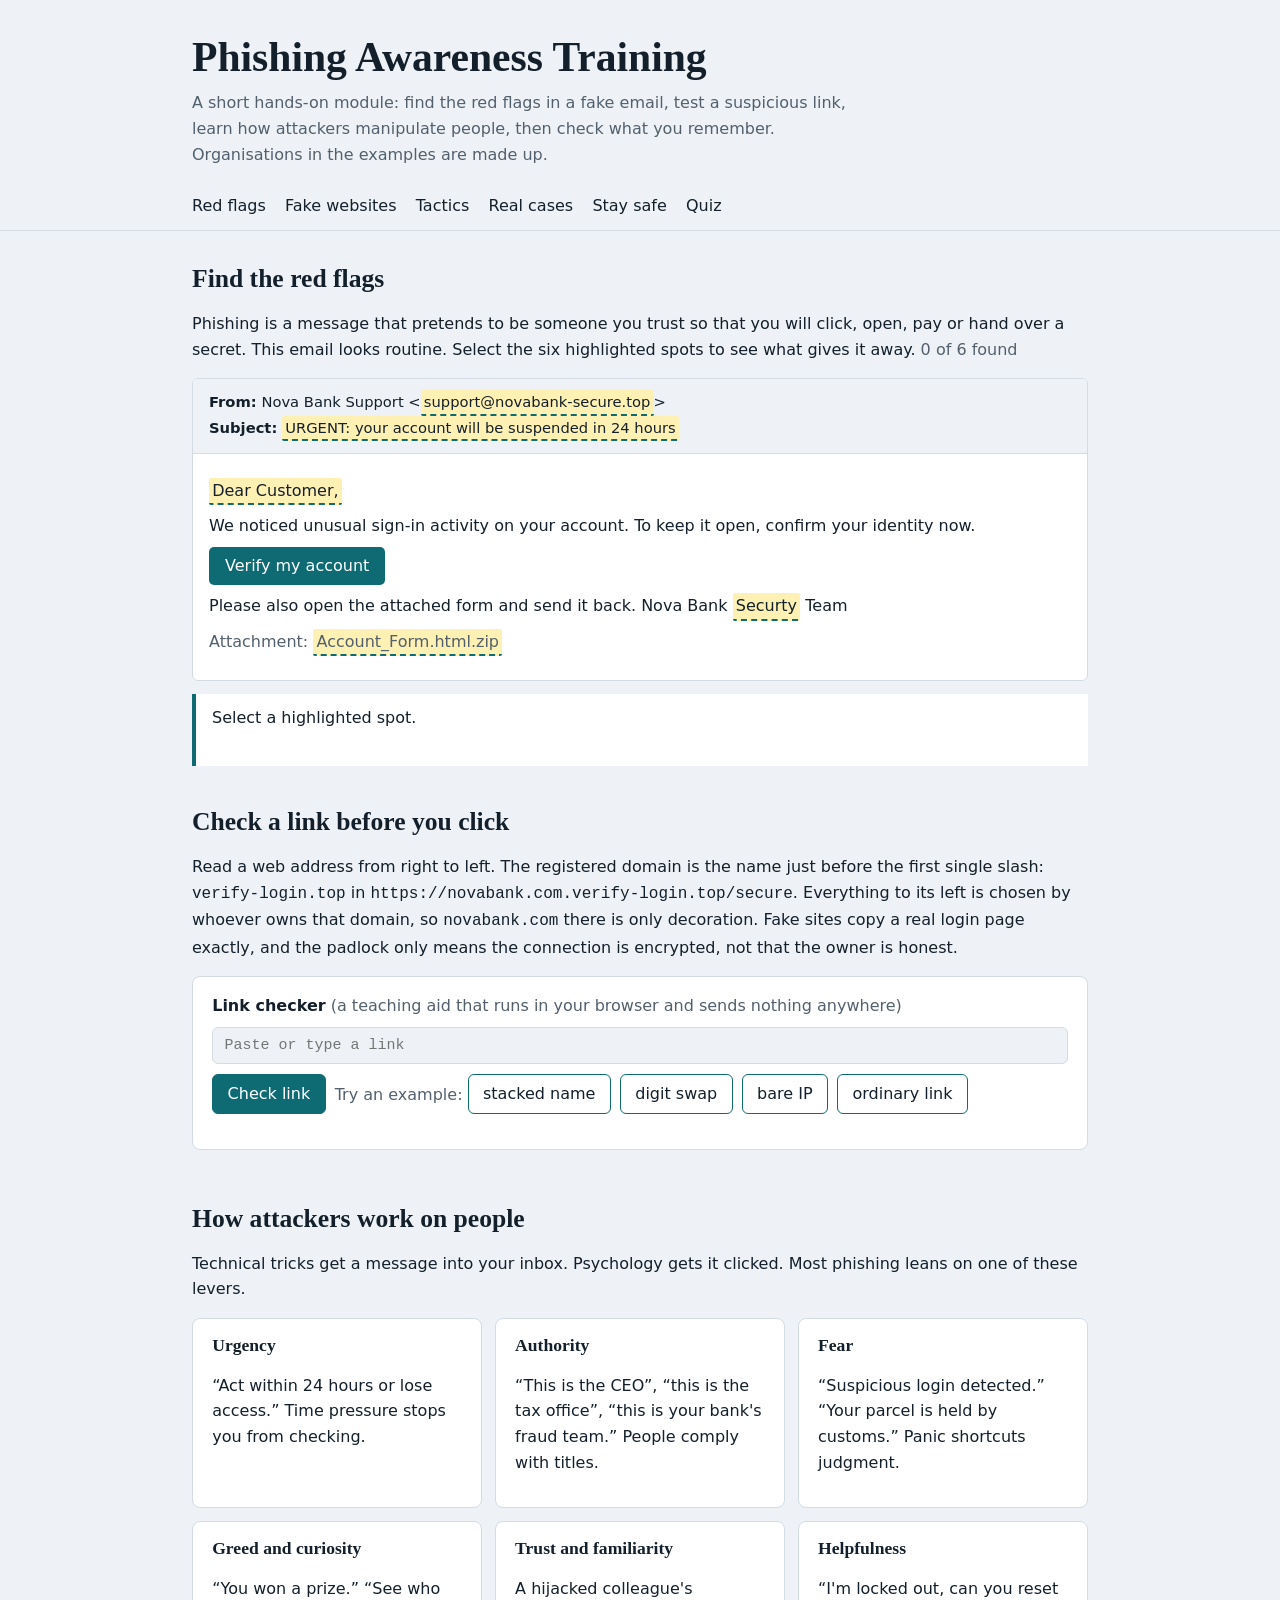
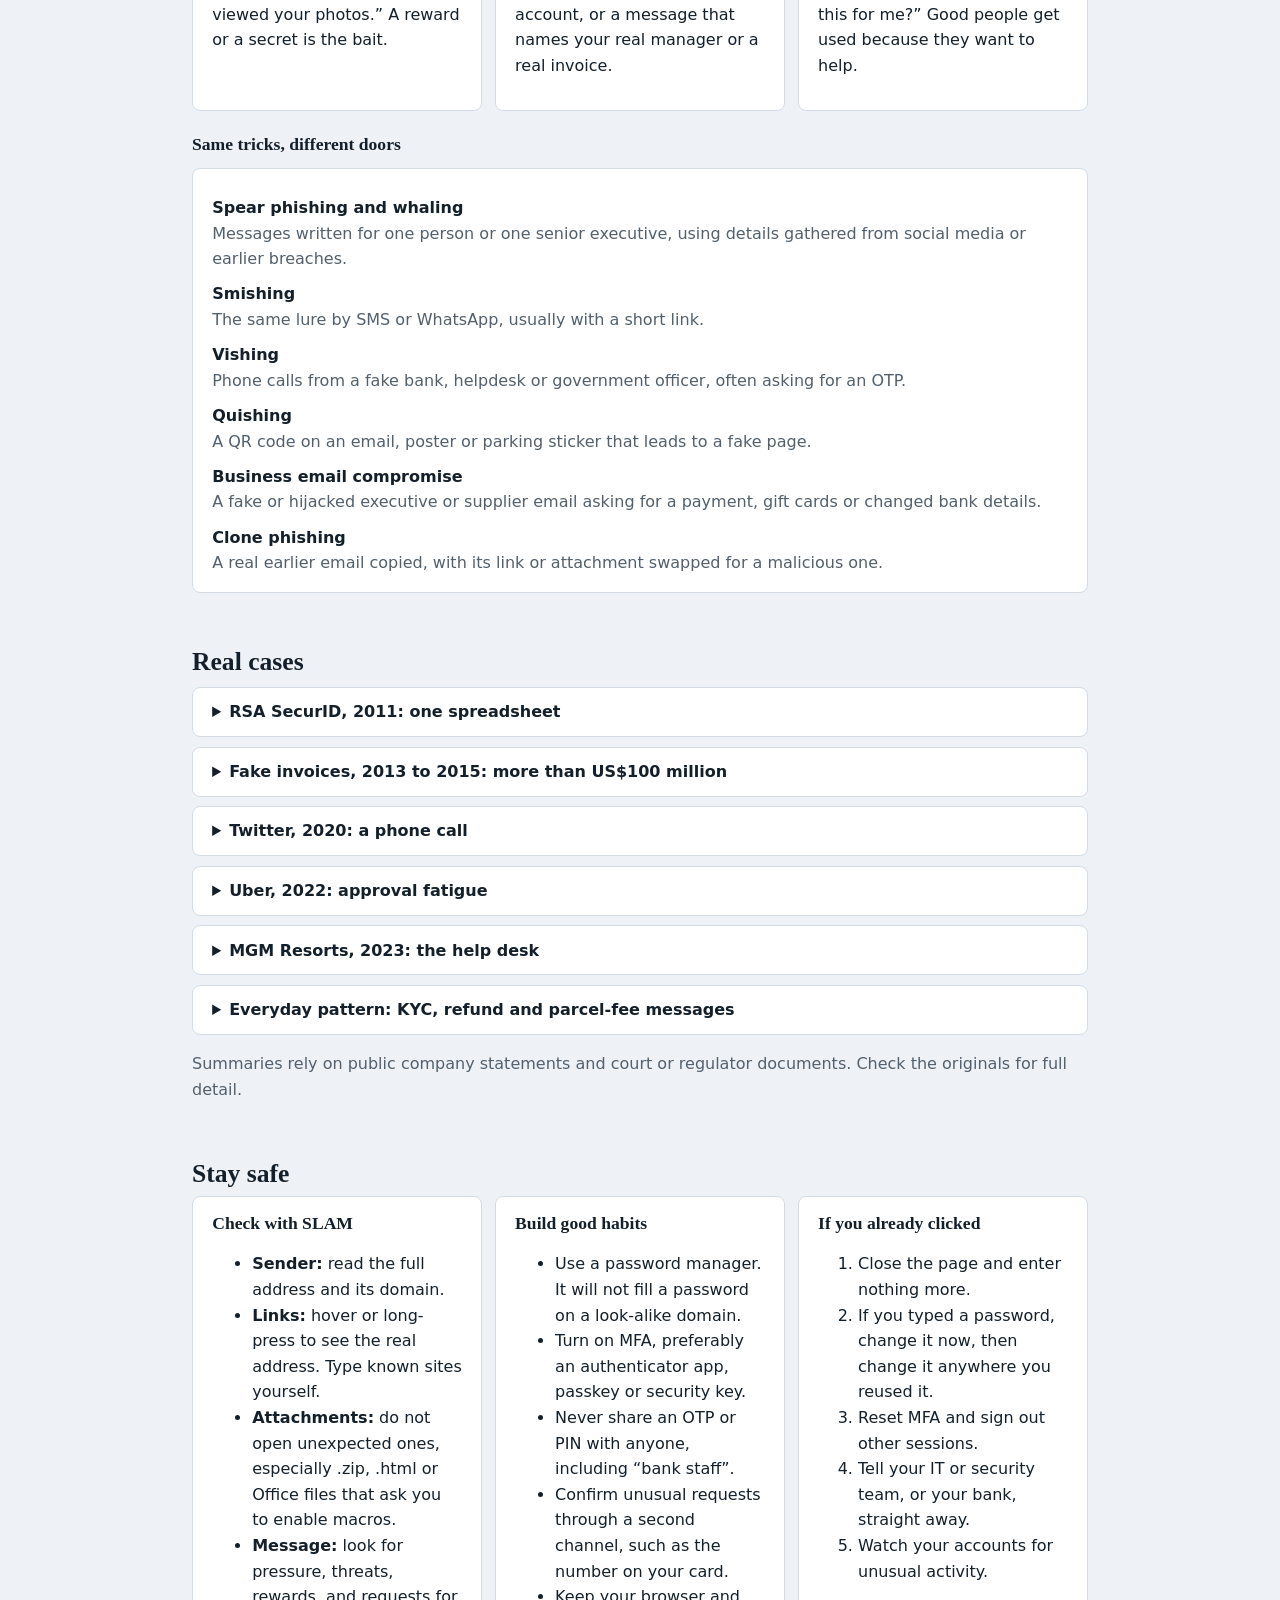
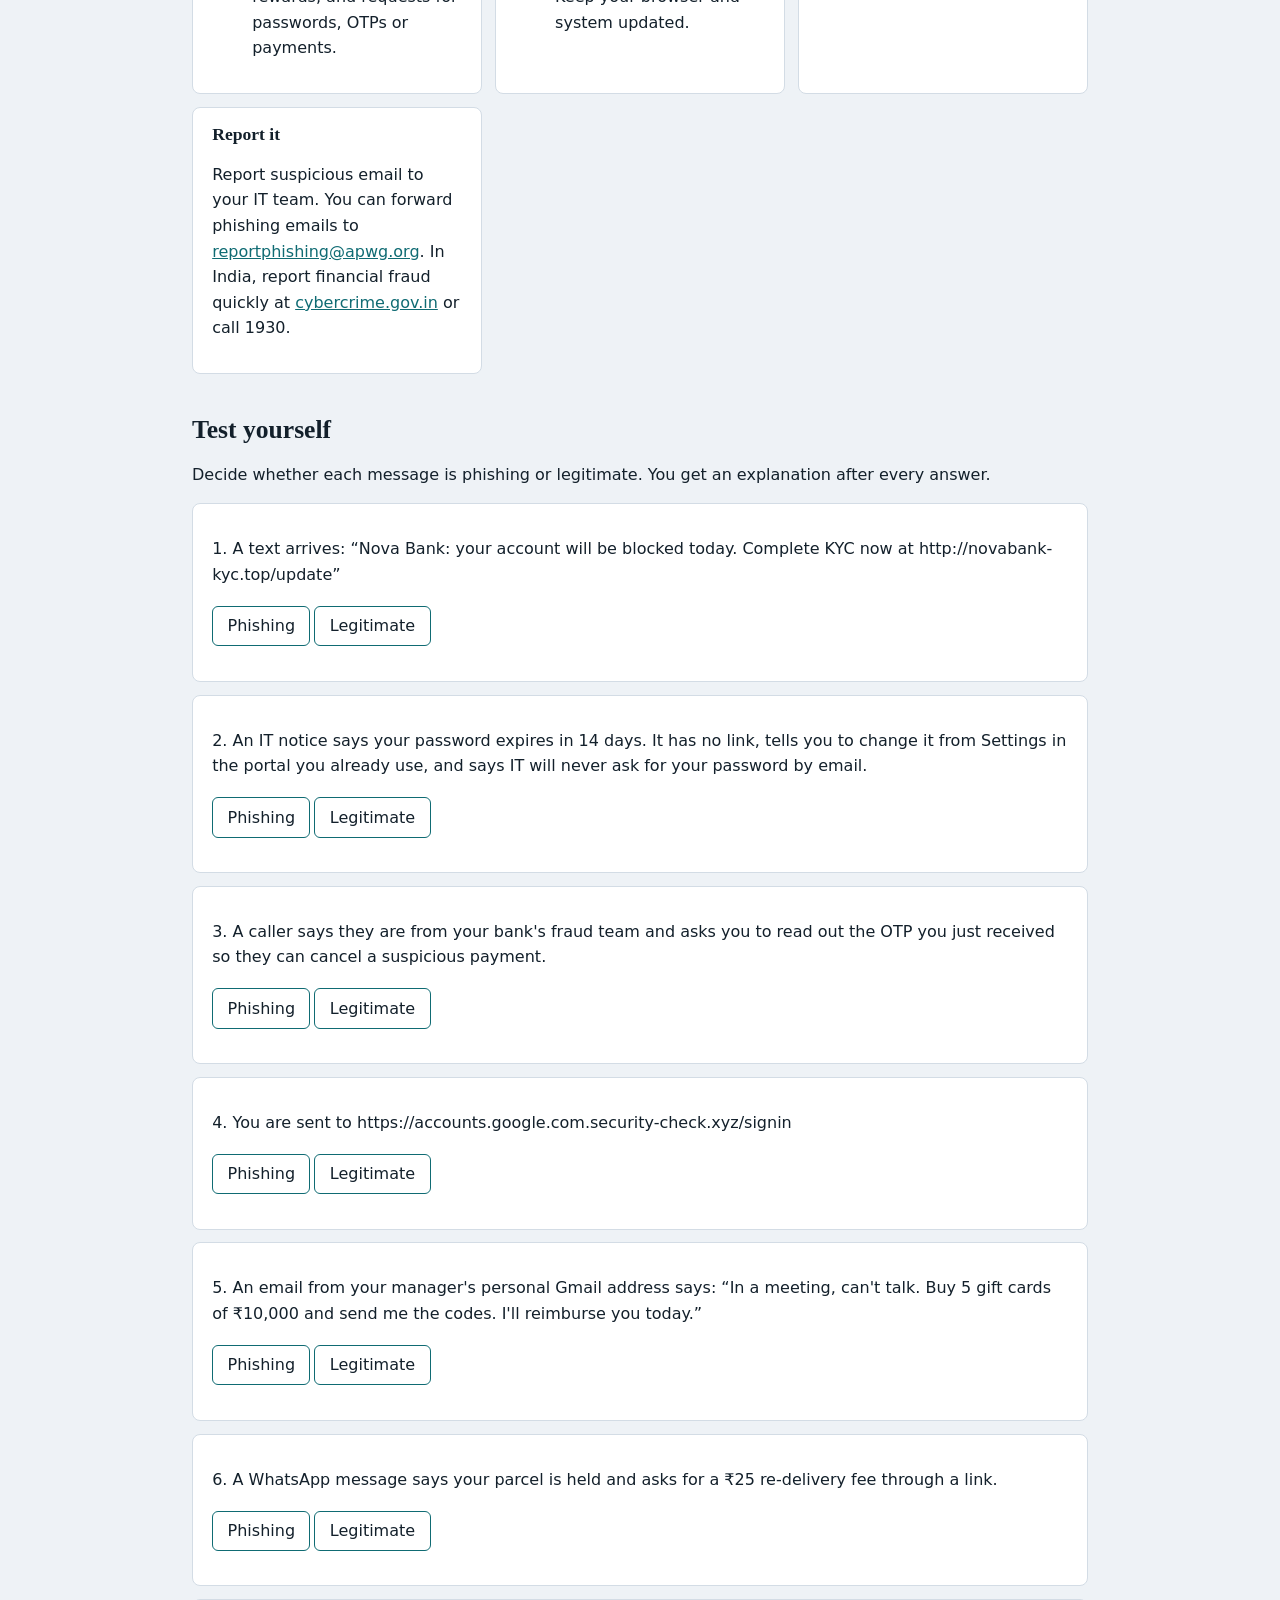
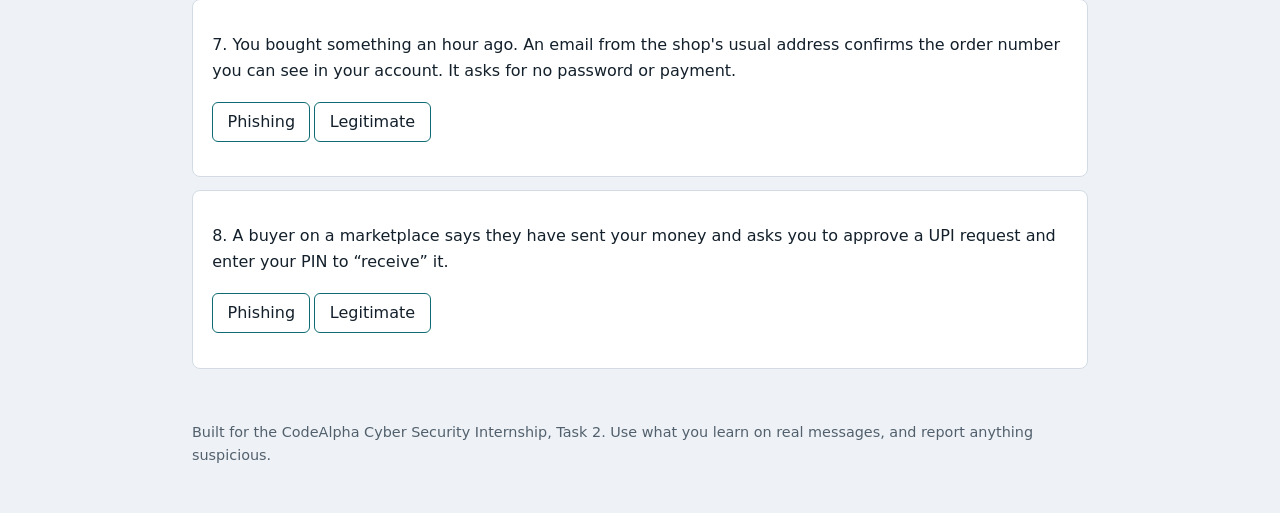
<file: Cybersecurity/CodeAlpha_PhishingAwarenessTraining/index.html>
<!doctype html>
<html lang="en">
<head>
<meta charset="utf-8">
<meta name="viewport" content="width=device-width,initial-scale=1">
<title>Phishing Awareness Training</title>
<style>
:root{color-scheme:light dark;--bg:#eef2f6;--card:#fff;--ink:#13202b;--mute:#52606d;--line:#d3dce5;--pri:#0f6b73;--bad:#b3261e;--good:#17714a;--hot:#fff0b3}
@media (prefers-color-scheme:dark){:root{--bg:#0e151c;--card:#16212b;--ink:#e7edf2;--mute:#a6b3be;--line:#2b3a47;--pri:#5cc8d1;--bad:#ff9189;--good:#72d6a3;--hot:#524610}}
*{box-sizing:border-box}
body{margin:0;background:var(--bg);color:var(--ink);font:16px/1.6 system-ui,-apple-system,"Segoe UI",Roboto,sans-serif}
.wrap{max-width:58rem;margin:0 auto;padding:0 1rem}
h1,h2,h3{font-family:Georgia,"Times New Roman",serif;line-height:1.25;margin:0 0 .4rem}
h1{font-size:clamp(1.8rem,5vw,2.6rem)}h2{font-size:1.6rem}h3{font-size:1.1rem}
header{padding:2rem 0 1rem}header p{color:var(--mute);max-width:42rem;margin:.3rem 0 0}
nav{position:sticky;top:0;background:var(--bg);border-bottom:1px solid var(--line);z-index:5}
nav .wrap{display:flex;gap:1.2rem;overflow-x:auto;padding:.6rem 1rem}
nav a{color:var(--ink);text-decoration:none;white-space:nowrap;border-bottom:2px solid transparent}
nav a:hover{border-color:var(--pri)}
section{padding:2rem 0 .5rem}
a{color:var(--pri)}
:focus-visible{outline:3px solid var(--pri);outline-offset:2px}
button{font:inherit;cursor:pointer}
.mute{color:var(--mute)}
.card{background:var(--card);border:1px solid var(--line);border-radius:8px;padding:1rem 1.2rem;margin:.8rem 0}
.grid{display:grid;grid-template-columns:repeat(auto-fit,minmax(15rem,1fr));gap:.8rem}
.grid .card{margin:0}
.mail{border:1px solid var(--line);border-radius:6px;background:var(--card);overflow:hidden}
.mail .bar{padding:.7rem 1rem;border-bottom:1px solid var(--line);background:var(--bg);font-size:.92rem}
.mail .body{padding:1rem}
.mail p{margin:.5rem 0}
.hot{all:unset;cursor:pointer;background:var(--hot);border-bottom:2px dashed var(--pri);padding:0 .2rem;border-radius:2px}
.hot:focus-visible{outline:3px solid var(--pri)}
.hot.seen{background:none;border-bottom:2px solid var(--good)}
.fake{display:inline-block;background:var(--pri);color:var(--card);padding:.4rem 1rem;border-radius:5px;border:0}
.fake.seen{background:var(--good)}
#why{margin-top:.8rem;padding:.7rem 1rem;border-left:4px solid var(--pri);background:var(--card);min-height:4.5rem}
input{font:15px ui-monospace,Consolas,monospace;width:100%;padding:.55rem .7rem;margin:.5rem 0;border:1px solid var(--line);border-radius:6px;background:var(--bg);color:var(--ink)}
.btn,.chip,.opt{border:1px solid var(--pri);border-radius:6px;padding:.4rem .9rem;margin:.15rem .25rem .15rem 0}
.btn{background:var(--pri);color:var(--card)}
.chip,.opt{background:none;color:var(--ink)}
.opt.ok{border:2px solid var(--good);background:var(--good);color:var(--card)}
.opt.no{border:2px solid var(--bad);background:var(--bad);color:var(--card)}
.opt:disabled{cursor:default;opacity:.75}
#res{padding-left:1.2rem}#res li{margin:.3rem 0}
dt{font-weight:600;margin-top:.6rem}dd{margin:0;color:var(--mute)}
details{background:var(--card);border:1px solid var(--line);border-radius:8px;padding:.7rem 1.2rem;margin:.6rem 0}
summary{cursor:pointer;font-weight:600}
footer{padding:2rem 0 3rem;color:var(--mute);font-size:.9rem}
</style>
</head>
<body>
<header><div class="wrap">
<h1>Phishing Awareness Training</h1>
<p>A short hands-on module: find the red flags in a fake email, test a suspicious link, learn how attackers manipulate people, then check what you remember. Organisations in the examples are made up.</p>
</div></header>
<nav aria-label="Sections"><div class="wrap"><a href="#flags">Red flags</a><a href="#sites">Fake websites</a><a href="#tactics">Tactics</a><a href="#cases">Real cases</a><a href="#safe">Stay safe</a><a href="#quiz">Quiz</a></div></nav>
<main class="wrap">

<section id="flags">
<h2>Find the red flags</h2>
<p>Phishing is a message that pretends to be someone you trust so that you will click, open, pay or hand over a secret. This email looks routine. Select the six highlighted spots to see what gives it away. <span class="mute" id="count">0 of 6 found</span></p>
<div class="mail">
<div class="bar"><div><b>From:</b> Nova Bank Support &lt;<button class="hot" data-k="from">support@novabank-secure.top</button>&gt;</div>
<div><b>Subject:</b> <button class="hot" data-k="subj">URGENT: your account will be suspended in 24 hours</button></div></div>
<div class="body">
<p><button class="hot" data-k="greet">Dear Customer,</button></p>
<p>We noticed unusual sign-in activity on your account. To keep it open, confirm your identity now.</p>
<p><button class="hot fake" data-k="link">Verify my account</button></p>
<p>Please also open the attached form and send it back. Nova Bank <button class="hot" data-k="typo">Securty</button> Team</p>
<p class="mute">Attachment: <button class="hot" data-k="file">Account_Form.html.zip</button></p>
</div></div>
<div id="why" role="status" aria-live="polite">Select a highlighted spot.</div>
</section>

<section id="sites">
<h2>Check a link before you click</h2>
<p>Read a web address from right to left. The registered domain is the name just before the first single slash: <code>verify-login.top</code> in <code>https://novabank.com.verify-login.top/secure</code>. Everything to its left is chosen by whoever owns that domain, so <code>novabank.com</code> there is only decoration. Fake sites copy a real login page exactly, and the padlock only means the connection is encrypted, not that the owner is honest.</p>
<div class="card">
<label for="u"><b>Link checker</b> <span class="mute">(a teaching aid that runs in your browser and sends nothing anywhere)</span></label>
<input id="u" type="text" spellcheck="false" autocomplete="off" placeholder="Paste or type a link">
<button class="btn" id="go">Check link</button>
<span class="mute">Try an example:</span>
<button class="chip" data-u="http://novabank.com.verify-login.top/secure">stacked name</button>
<button class="chip" data-u="https://n0vabank-login.com/account">digit swap</button>
<button class="chip" data-u="http://203.0.113.9/login">bare IP</button>
<button class="chip" data-u="https://www.wikipedia.org/wiki/Phishing">ordinary link</button>
<ul id="res" aria-live="polite"></ul>
</div>
</section>

<section id="tactics">
<h2>How attackers work on people</h2>
<p>Technical tricks get a message into your inbox. Psychology gets it clicked. Most phishing leans on one of these levers.</p>
<div class="grid">
<div class="card"><h3>Urgency</h3><p>“Act within 24 hours or lose access.” Time pressure stops you from checking.</p></div>
<div class="card"><h3>Authority</h3><p>“This is the CEO”, “this is the tax office”, “this is your bank's fraud team.” People comply with titles.</p></div>
<div class="card"><h3>Fear</h3><p>“Suspicious login detected.” “Your parcel is held by customs.” Panic shortcuts judgment.</p></div>
<div class="card"><h3>Greed and curiosity</h3><p>“You won a prize.” “See who viewed your photos.” A reward or a secret is the bait.</p></div>
<div class="card"><h3>Trust and familiarity</h3><p>A hijacked colleague's account, or a message that names your real manager or a real invoice.</p></div>
<div class="card"><h3>Helpfulness</h3><p>“I'm locked out, can you reset this for me?” Good people get used because they want to help.</p></div>
</div>
<h3 style="margin-top:1.4rem">Same tricks, different doors</h3>
<dl class="card">
<dt>Spear phishing and whaling</dt><dd>Messages written for one person or one senior executive, using details gathered from social media or earlier breaches.</dd>
<dt>Smishing</dt><dd>The same lure by SMS or WhatsApp, usually with a short link.</dd>
<dt>Vishing</dt><dd>Phone calls from a fake bank, helpdesk or government officer, often asking for an OTP.</dd>
<dt>Quishing</dt><dd>A QR code on an email, poster or parking sticker that leads to a fake page.</dd>
<dt>Business email compromise</dt><dd>A fake or hijacked executive or supplier email asking for a payment, gift cards or changed bank details.</dd>
<dt>Clone phishing</dt><dd>A real earlier email copied, with its link or attachment swapped for a malicious one.</dd>
</dl>
</section>

<section id="cases">
<h2>Real cases</h2>
<details><summary>RSA SecurID, 2011: one spreadsheet</summary><p>Attackers emailed two small groups of employees a message titled “2011 Recruitment plan” with an Excel attachment. Opening it exploited an unpatched Flash flaw and gave them a foothold, which led to the theft of information about RSA's SecurID authentication products. <b>Lesson:</b> one click by one person can open the door. Be wary of unexpected attachments and patch software promptly.</p></details>
<details><summary>Fake invoices, 2013 to 2015: more than US$100 million</summary><p>A man set up a company named like a real hardware supplier and sent invoices to two large US technology companies (widely reported to be Google and Facebook), which paid out more than US$100 million in total. He was sentenced to five years in prison in 2019. <b>Lesson:</b> check any change of payment details with a call to a number you already trust, even when the invoice looks routine.</p></details>
<details><summary>Twitter, 2020: a phone call</summary><p>Attackers phoned Twitter employees pretending to be internal IT and steered them to a fake login page. With the stolen access they reached internal admin tools and took over high-profile accounts to run a Bitcoin scam. Twitter said 130 accounts were targeted and 45 were used to tweet. <b>Lesson:</b> phone calls can be phishing too. Verify callers through an official channel.</p></details>
<details><summary>Uber, 2022: approval fatigue</summary><p>An attacker with a contractor's stolen password triggered repeated multi-factor push notifications until the contractor approved one, then messaged them on WhatsApp pretending to be Uber IT. Uber said the attacker then reached several internal systems. <b>Lesson:</b> never approve a prompt you did not start. Phishing-resistant keys and number matching reduce this risk.</p></details>
<details><summary>MGM Resorts, 2023: the help desk</summary><p>Attackers reportedly phoned the IT help desk, posed as an employee whose details were found online, and got access reset. Ransomware followed, and MGM later said the incident cost about US$100 million. <b>Lesson:</b> help desks need a strong identity check before resetting credentials.</p></details>
<details><summary>Everyday pattern: KYC, refund and parcel-fee messages</summary><p>Texts and WhatsApp messages claim a KYC check is expiring, a refund is waiting or a parcel needs a small fee. The link opens a copy of a real bank or payment page. UPI “collect” requests work the same way: a PIN is only needed to send money, never to receive it.</p></details>
<p class="mute">Summaries rely on public company statements and court or regulator documents. Check the originals for full detail.</p>
</section>

<section id="safe">
<h2>Stay safe</h2>
<div class="grid">
<div class="card"><h3>Check with SLAM</h3><ul>
<li><b>Sender:</b> read the full address and its domain.</li>
<li><b>Links:</b> hover or long-press to see the real address. Type known sites yourself.</li>
<li><b>Attachments:</b> do not open unexpected ones, especially .zip, .html or Office files that ask you to enable macros.</li>
<li><b>Message:</b> look for pressure, threats, rewards, and requests for passwords, OTPs or payments.</li></ul></div>
<div class="card"><h3>Build good habits</h3><ul>
<li>Use a password manager. It will not fill a password on a look-alike domain.</li>
<li>Turn on MFA, preferably an authenticator app, passkey or security key.</li>
<li>Never share an OTP or PIN with anyone, including “bank staff”.</li>
<li>Confirm unusual requests through a second channel, such as the number on your card.</li>
<li>Keep your browser and system updated.</li></ul></div>
<div class="card"><h3>If you already clicked</h3><ol>
<li>Close the page and enter nothing more.</li>
<li>If you typed a password, change it now, then change it anywhere you reused it.</li>
<li>Reset MFA and sign out other sessions.</li>
<li>Tell your IT or security team, or your bank, straight away.</li>
<li>Watch your accounts for unusual activity.</li></ol></div>
<div class="card"><h3>Report it</h3><p>Report suspicious email to your IT team. You can forward phishing emails to <a href="mailto:reportphishing@apwg.org">reportphishing@apwg.org</a>. In India, report financial fraud quickly at <a href="https://cybercrime.gov.in">cybercrime.gov.in</a> or call 1930.</p></div>
</div>
</section>

<section id="quiz">
<h2>Test yourself</h2>
<p>Decide whether each message is phishing or legitimate. You get an explanation after every answer.</p>
<div id="qbox"></div>
<div id="result" class="card" aria-live="polite" hidden></div>
</section>
</main>
<footer><div class="wrap">Built for the CodeAlpha Cyber Security Internship, Task 2. Use what you learn on real messages, and report anything suspicious.</div></footer>

<script>
const $=s=>document.querySelector(s),$$=s=>[...document.querySelectorAll(s)];

/* Red flags */
const FLAGS={
from:["The sender address","The display name says Nova Bank, but the address ends in novabank-secure.top, a domain the bank does not own. Display names are free text, so read the address behind them."],
subj:["Pressure in the subject line","Deadlines and threats push you to act before you think. Real banks do not suspend accounts because an email went unanswered."],
greet:["A generic greeting","“Dear Customer” means the sender does not know your name. Your bank does."],
link:["A button that hides its destination","The text says “Verify my account”, but hovering would show novabank.verify-login.top. The real domain is verify-login.top, so this is not the bank. Open your bank by typing its address or using its app."],
file:["An unexpected attachment","A .html.zip file can hide a fake login page or malware. Banks do not ask you to fill in and return forms like this."],
typo:["Careless wording","“Securty” is misspelled. Many phishing emails have slips like this, but polished ones exist too, so a clean email proves nothing."]
};
const seen=new Set();
$$(".hot").forEach(b=>b.addEventListener("click",()=>{
  const [title,text]=FLAGS[b.dataset.k],why=$("#why"),s=document.createElement("strong");
  b.classList.add("seen");seen.add(b.dataset.k);
  s.textContent=title+". ";why.textContent="";why.append(s,text);
  $("#count").textContent=seen.size+" of 6 found"+(seen.size===6?". Nicely spotted.":"");
}));

/* Link checker */
const SHORT=["bit.ly","tinyurl.com","t.co","goo.gl","is.gd","cutt.ly","rb.gy","ow.ly"];
const TLDS=["top","xyz","click","zip","tk","ml","gq","cf","icu","rest","buzz","cyou"];
const WORDS=["login","signin","verify","secure","account","update","support","wallet","kyc","otp","refund","payment"];
function analyse(raw){
  let u;
  try{u=new URL(/^[a-z][a-z0-9+.-]*:\/\//i.test(raw)?raw:"http://"+raw)}catch(e){return null}
  const host=u.hostname.toLowerCase(),labels=host.split("."),reg=labels.slice(-2).join(".");
  const ip=/^\d{1,3}(\.\d{1,3}){3}$/.test(host),tld=labels[labels.length-1],f=[];
  if(u.protocol!=="https:")f.push("Not HTTPS: the connection is not encrypted. (HTTPS on its own never proves a site is honest.)");
  if(ip)f.push("The address is a bare IP number instead of a name you can recognise.");
  if(u.username)f.push("Text before an @ sign is ignored by the browser. The real destination is "+host+".");
  if(host.includes("xn--"))f.push("Punycode (xn--) can disguise look-alike characters from other alphabets.");
  if(!ip&&labels.length>3)f.push("Many sub-domains. Attackers stack names like bank.com.evil.top so the start looks familiar.");
  const w=WORDS.filter(x=>host.includes(x));
  if(w.length)f.push("Trigger words in the host name: "+w.join(", ")+".");
  if((reg.match(/-/g)||[]).length>=2)f.push("Several hyphens in the registered domain, a common pattern in throwaway domains.");
  if(!ip&&labels.some(l=>/[a-z][01345][a-z]/.test(l)||/[a-z]1$/.test(l)))f.push("Digits standing in for letters (0 for o, 1 for l, 4 for a).");
  if(SHORT.includes(host))f.push("A link shortener hides the real destination. Preview it before opening.");
  if(TLDS.includes(tld))f.push("The ."+tld+" ending is cheap and often abused. Not proof, but a reason to look harder.");
  if(raw.length>75)f.push("A very long address can bury the part that matters.");
  return {reg:ip?host:reg,f};
}
function runCheck(){
  const raw=$("#u").value.trim(),ul=$("#res");ul.textContent="";
  if(!raw)return;
  const add=t=>{const li=document.createElement("li");li.textContent=t;ul.append(li)},r=analyse(raw);
  if(!r){add("That does not look like a valid link.");return}
  add("Likely registered domain: "+r.reg+" (an approximation; endings such as .co.uk use three parts).");
  if(!r.f.length)add("No obvious red flags. That is not a guarantee: when it matters, type the address yourself or use the official app.");
  r.f.forEach(add);
}
$("#go").addEventListener("click",runCheck);
$("#u").addEventListener("keydown",e=>{if(e.key==="Enter")runCheck()});
$$(".chip").forEach(c=>c.addEventListener("click",()=>{$("#u").value=c.dataset.u;runCheck()}));

/* Quiz: p=1 means the message is phishing */
const Q=[
{t:"A text arrives: “Nova Bank: your account will be blocked today. Complete KYC now at http://novabank-kyc.top/update”",p:1,c:"smishing",e:"Phishing. It pairs a deadline with a link on an odd .top domain. Banks do not collect KYC through links in text messages. Open the bank's app or type its address yourself."},
{t:"An IT notice says your password expires in 14 days. It has no link, tells you to change it from Settings in the portal you already use, and says IT will never ask for your password by email.",p:0,c:"spotting safe messages",e:"Legitimate. It creates no pressure, asks for nothing, and points you to a route you already know. Real notices look like this."},
{t:"A caller says they are from your bank's fraud team and asks you to read out the OTP you just received so they can cancel a suspicious payment.",p:1,c:"vishing",e:"Phishing. An OTP approves a payment, it never cancels one. No genuine bank asks you to read it out. Hang up and call the number on your card."},
{t:"You are sent to https://accounts.google.com.security-check.xyz/signin",p:1,c:"fake websites",e:"Phishing. Read right to left: the registered domain is security-check.xyz. The google.com part is just a sub-domain the attacker chose, and the padlock does not change that."},
{t:"An email from your manager's personal Gmail address says: “In a meeting, can't talk. Buy 5 gift cards of ₹10,000 and send me the codes. I'll reimburse you today.”",p:1,c:"business email compromise",e:"Phishing. A new address, secrecy and gift cards are classic signs. Confirm by phone or in person using contact details you already have."},
{t:"A WhatsApp message says your parcel is held and asks for a ₹25 re-delivery fee through a link.",p:1,c:"smishing",e:"Phishing. A small fee feels harmless, which is the point: the payment page captures your card or UPI details. Check delivery status in the courier's own app or site."},
{t:"You bought something an hour ago. An email from the shop's usual address confirms the order number you can see in your account. It asks for no password or payment.",p:0,c:"spotting safe messages",e:"Legitimate. You expected it, the details match what you can verify yourself, and it asks for nothing. Context matters as much as appearance."},
{t:"A buyer on a marketplace says they have sent your money and asks you to approve a UPI request and enter your PIN to “receive” it.",p:1,c:"UPI scams",e:"Phishing. You never enter a PIN to receive money. A PIN only authorises money leaving your account, so this is a collect-request scam."}
];
let score,done,missed;
function buildQuiz(){
  const box=$("#qbox");box.textContent="";score=0;done=0;missed=[];$("#result").hidden=true;
  Q.forEach((q,i)=>{
    const d=document.createElement("div"),p=document.createElement("p"),row=document.createElement("div"),fb=document.createElement("p");
    d.className="card";p.textContent=(i+1)+". "+q.t;fb.setAttribute("aria-live","polite");
    ["Phishing","Legitimate"].forEach((label,k)=>{
      const b=document.createElement("button"),right=(k===0)===!!q.p;
      b.className="opt";b.textContent=label;
      b.addEventListener("click",()=>{
        row.querySelectorAll("button").forEach(x=>x.disabled=true);
        b.classList.add(right?"ok":"no");
        fb.textContent=(right?"Correct. ":"Not quite. ")+q.e;
        if(right)score++;else missed.push(q.c);
        if(++done===Q.length)finish();
      });
      row.append(b);
    });
    d.append(p,row,fb);box.append(d);
  });
}
function finish(){
  const r=$("#result"),h=document.createElement("h3"),m=document.createElement("p"),b=document.createElement("button");
  h.textContent="Your score: "+score+" of "+Q.length;
  m.textContent=score===Q.length?"Perfect. Keep applying the same checks to real messages."
    :score>=Math.ceil(Q.length*.7)?"Solid. Review the topics you missed: "+[...new Set(missed)].join(", ")+"."
    :"Worth another pass. Revisit the red flags and tactics sections, then try again. Topics to review: "+[...new Set(missed)].join(", ")+".";
  b.className="btn";b.textContent="Try again";
  b.addEventListener("click",()=>{buildQuiz();$("#quiz").scrollIntoView()});
  r.textContent="";r.append(h,m,b);r.hidden=false;r.scrollIntoView({block:"nearest"});
}
buildQuiz();
</script>
</body>
</html>
</file>
